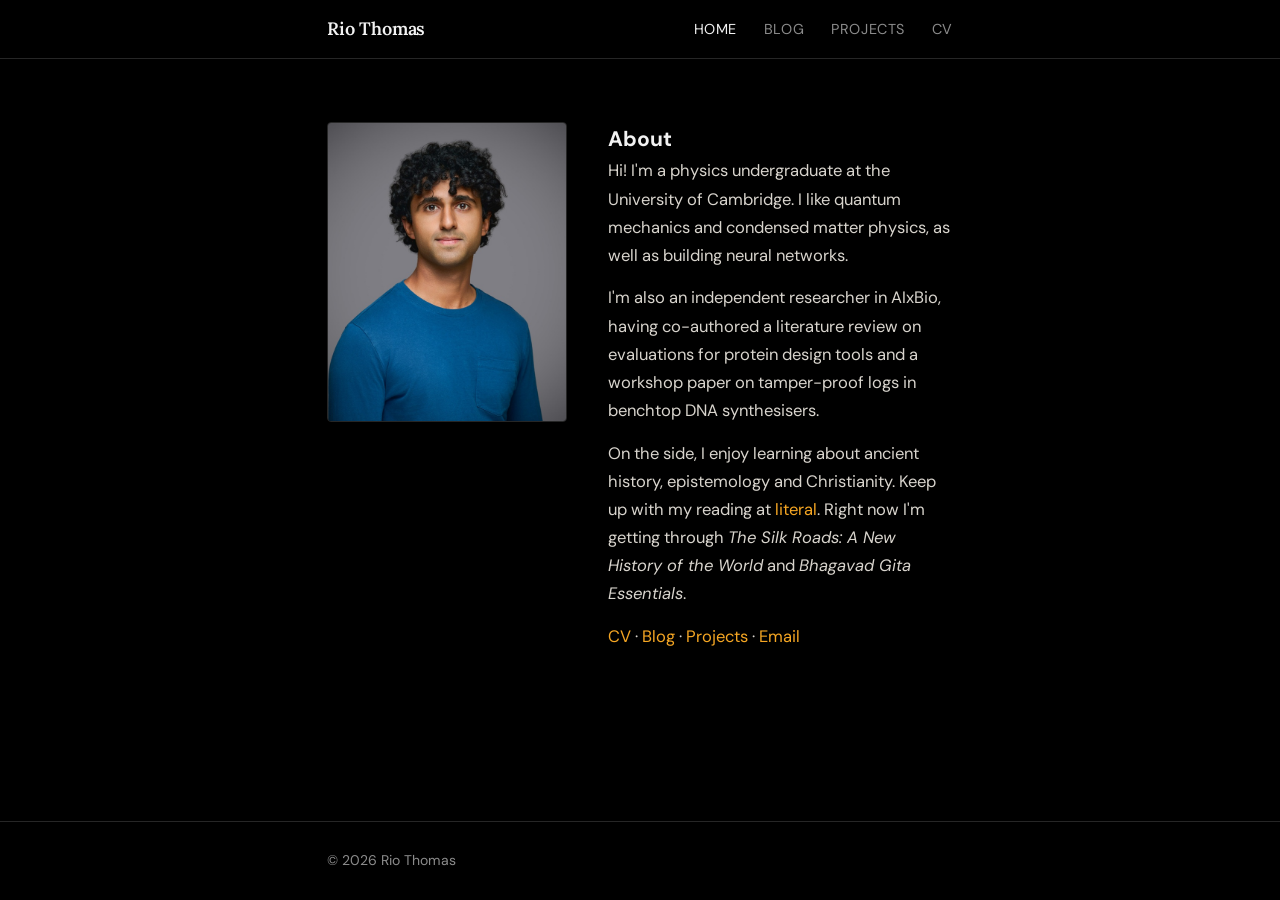
<file: index.html>
<!DOCTYPE html>
<html lang="en">
<head>
  <meta charset="UTF-8" />
  <meta name="viewport" content="width=device-width, initial-scale=1.0" />
  <meta name="color-scheme" content="dark" />
  <meta name="description" content="Rio Thomas — writing about science, software, and daily life." />
  <title>Rio Thomas</title>

  <link rel="preconnect" href="https://fonts.googleapis.com" />
  <link rel="preconnect" href="https://fonts.gstatic.com" crossorigin />
  <link href="https://fonts.googleapis.com/css2?family=Lora:ital,wght@0,400;0,600;1,400&family=DM+Sans:wght@300;400;500&display=swap" rel="stylesheet" />
  <link rel="stylesheet" href="assets/style.css" />
</head>

<body>

  <nav>
    <div class="wrap">
      <a class="site-name" href="index.html">Rio Thomas</a>
      <a class="active" href="index.html">Home</a>
      <a href="blog.html">Blog</a>
      <a href="projects.html">Projects</a>
      <a href="cv.html">CV</a>
    </div>
  </nav>

  <main>
    <div class="wrap">

      <header class="hero">
        <div class="hero-grid">

          <!-- PHOTO — save your headshot as assets/rio.jpg to replace. -->
          <div class="hero-photo">
            <img src="assets/rio.jpg" alt="Rio Thomas" width="220" height="220" />
          </div>

          <!-- ABOUT — this is the bit to make your own. -->
          <div class="hero-about">
            <h3>About</h3>
            <p>
              Hi! I'm a physics undergraduate at the University of Cambridge. I
              like quantum mechanics and condensed matter physics, as well as
              building neural networks.
            </p>
            <p>
              I'm also an independent researcher in AIxBio, having co-authored a
              literature review on evaluations for protein design tools and a
              workshop paper on tamper-proof logs in benchtop DNA synthesisers.
            </p>
            <p>
              On the side, I enjoy learning about ancient history, epistemology
              and Christianity. Keep up with my reading at
              <a href="https://literal.club/library?status=FINISHED">literal</a>.
              Right now I'm getting through <em>The Silk Roads: A New History of
              the World</em> and <em>Bhagavad Gita Essentials</em>.
            </p>
            <p>
              <a href="cv.html">CV</a> ·
              <a href="blog.html">Blog</a> ·
              <a href="projects.html">Projects</a> ·
              <a href="mailto:riothomas234@gmail.com">Email</a>
            </p>
          </div>

        </div>
      </header>

    </div><!-- /.wrap -->
  </main>

  <footer>
    <div class="wrap">
      <span>© 2026 Rio Thomas</span>
     
    </div>
  </footer>

</body>
</html>
</file>
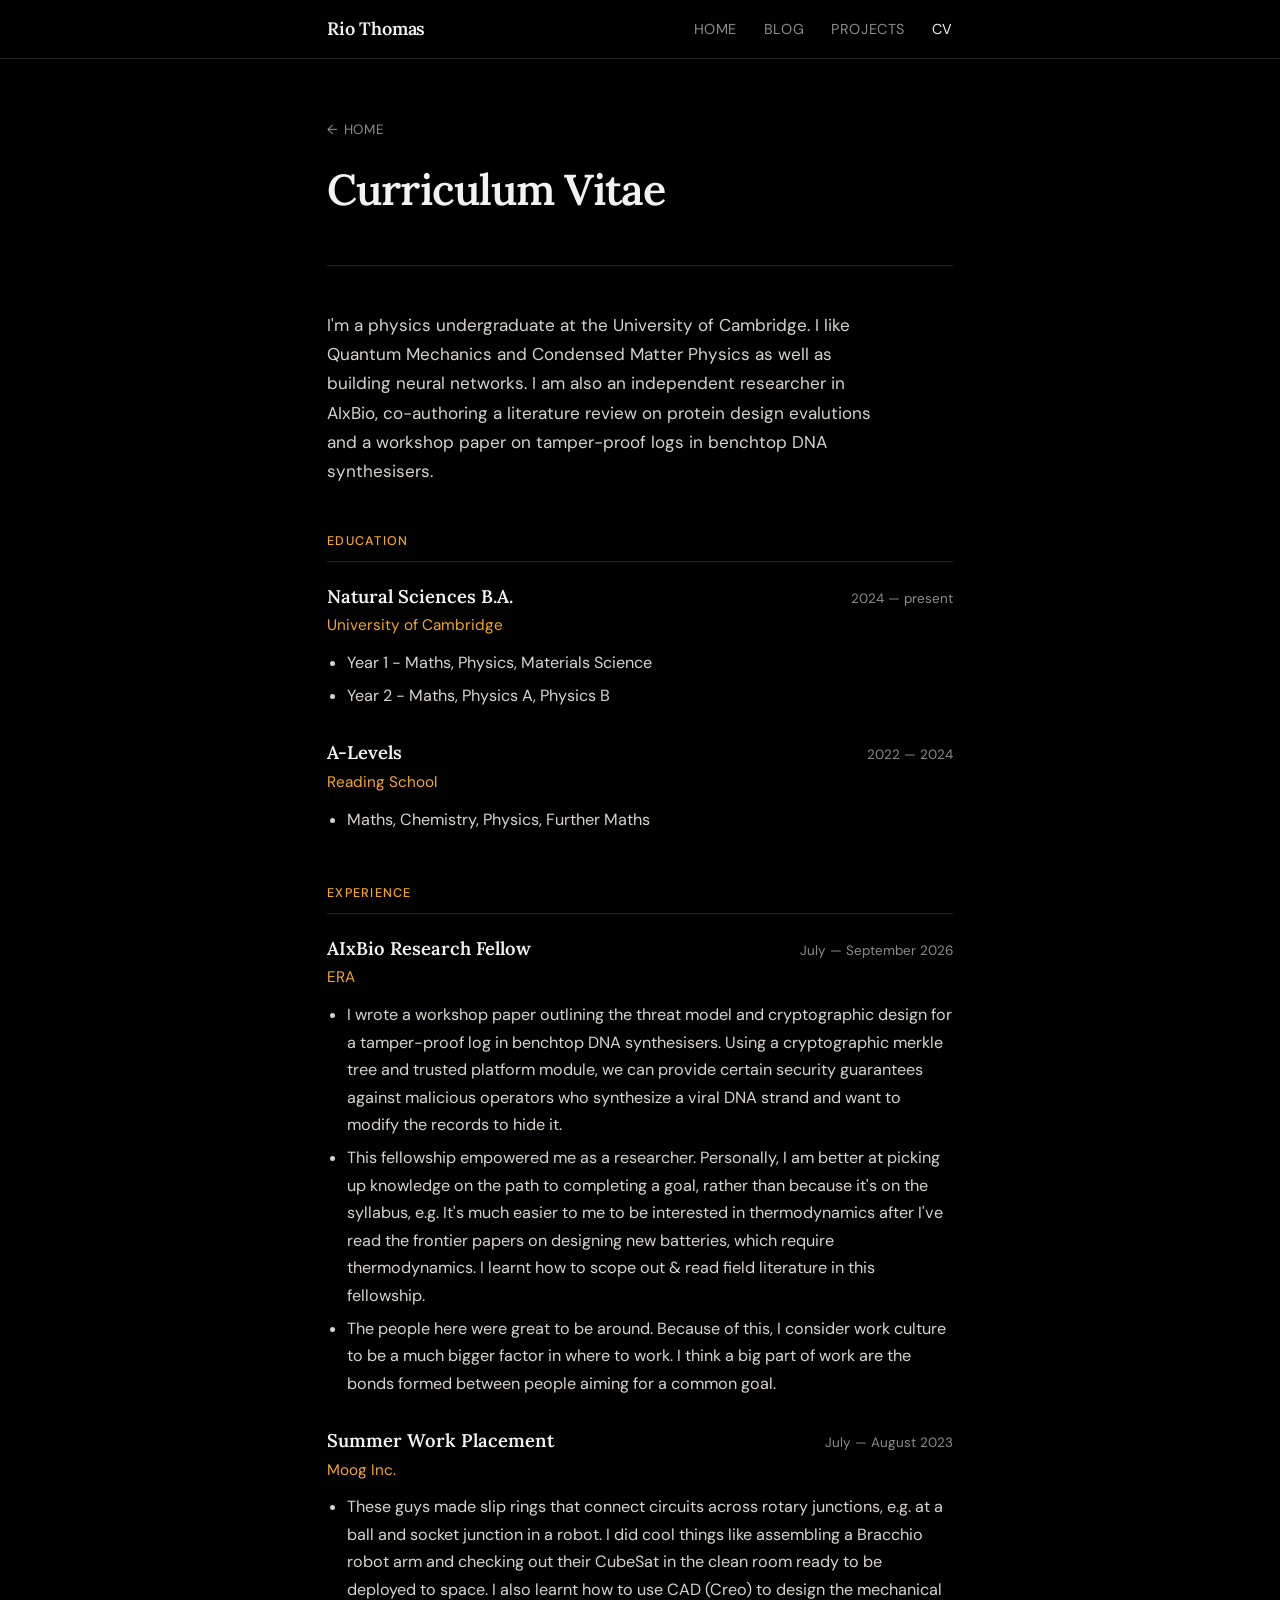
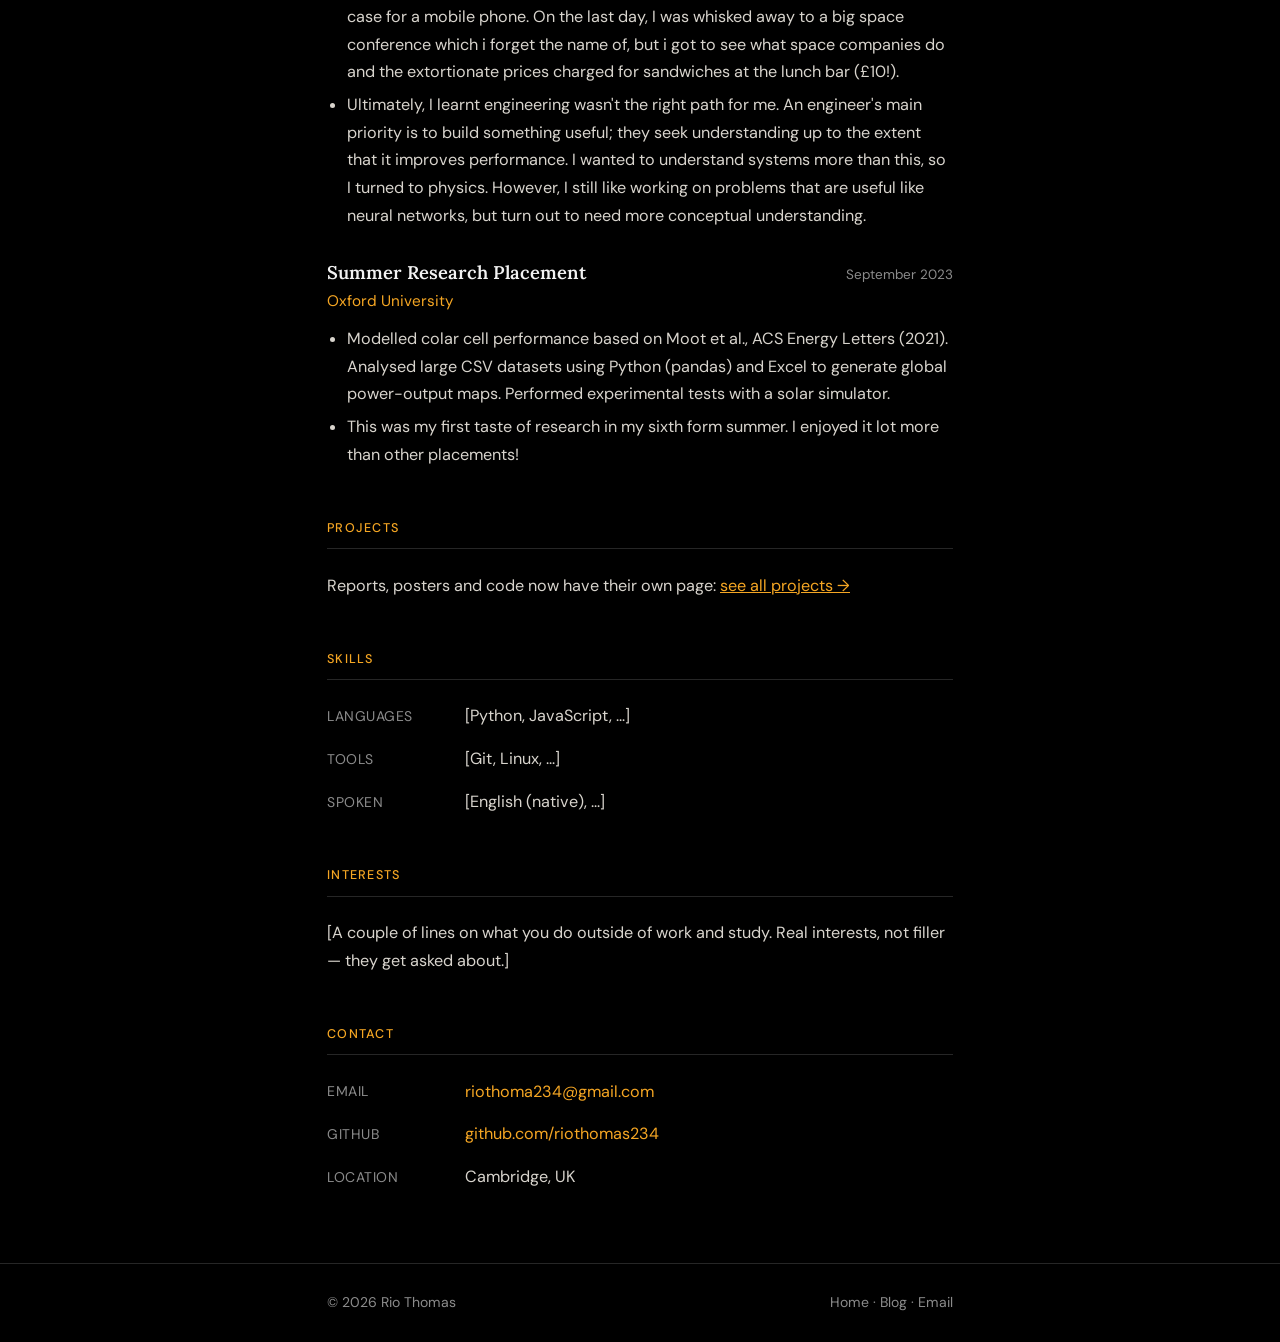
<file: cv.html>
<!DOCTYPE html>
<html lang="en">
<head>
  <meta charset="UTF-8" />
  <meta name="viewport" content="width=device-width, initial-scale=1.0" />
  <meta name="color-scheme" content="dark" />
  <meta name="description" content="Rio Thomas — CV: education, experience, projects and skills." />
  <title>Curriculum — Rio Thomas</title>

  <link rel="preconnect" href="https://fonts.googleapis.com" />
  <link rel="preconnect" href="https://fonts.gstatic.com" crossorigin />
  <link href="https://fonts.googleapis.com/css2?family=Lora:ital,wght@0,400;0,600;1,400&family=DM+Sans:wght@300;400;500&display=swap" rel="stylesheet" />
  <link rel="stylesheet" href="assets/style.css" />
</head>

<body>

  <nav>
    <div class="wrap">
      <a class="site-name" href="index.html">Rio Thomas</a>
      <a href="index.html">Home</a>
      <a href="blog.html">Blog</a>
      <a href="projects.html">Projects</a>
      <a class="active" href="cv.html">CV</a>
    </div>
  </nav>

  <main>
    <div class="wrap">

      <header class="page-header">
        <a class="back-link" href="index.html">← Home</a>
        <h1>Curriculum Vitae</h1>
        
      </header>

      <!-- ══════════════════════════════════════════════════
           EVERYTHING BELOW IS PLACEHOLDER TEXT.
           Replace the [square-bracket] bits with your own.
           Delete any section you don't need; duplicate a
           .cv-entry block to add another role or degree.
           ══════════════════════════════════════════════════ -->
      <div class="cv">

        <p class="cv-intro">
          I'm a physics undergraduate at the University of Cambridge. I like Quantum Mechanics and Condensed Matter Physics as well as building neural networks. I am also an independent researcher in AIxBio, co-authoring a literature review on protein design evalutions and a workshop paper on tamper-proof logs in benchtop DNA synthesisers. 
        </p>

        <!-- ── EDUCATION ──────────────────────────────── -->
        <section class="cv-section">
          <h2>Education</h2>

          <div class="cv-entry">
            <div class="cv-entry-head">
              <h3>Natural Sciences B.A. </h3>
              <span class="cv-date">2024 — present</span>
            </div>
            <p class="cv-org">University of Cambridge</p>
            <ul>
              <li>Year 1 - Maths, Physics, Materials Science</li>
              <li>Year 2 - Maths, Physics A, Physics B</li>
      
            </ul>
          </div>

          <div class="cv-entry">
            <div class="cv-entry-head">
              <h3>A-Levels</h3>
              <span class="cv-date">2022 — 2024</span>
            </div>
            <p class="cv-org">Reading School</p>
            <ul>
              <li>Maths, Chemistry, Physics, Further Maths</li>
            </ul>
          </div>

        </section>

        <!-- ── EXPERIENCE ─────────────────────────────── -->
        <section class="cv-section">
          <h2>Experience</h2>

          <div class="cv-entry">
            <div class="cv-entry-head">
              <h3> AIxBio Research Fellow</h3>
              <span class="cv-date">July — September 2026</span>
            </div>
            <p class="cv-org">ERA</p>
            <ul>
              <li>I wrote a workshop paper outlining the threat model and cryptographic design for a tamper-proof log in benchtop DNA synthesisers. Using a cryptographic merkle tree and trusted platform module, we can provide certain security guarantees against malicious operators who synthesize a viral DNA strand and want to modify the records to hide it. </li>
              <li>This fellowship empowered me as a researcher. Personally, I am better at picking up knowledge on the path to completing a goal, rather than because it's on the syllabus, e.g. It's much easier to me to be interested in thermodynamics after I've read the frontier papers on designing new batteries, which require<it> thermodynamics</it>. I learnt how to scope out & read field literature in this fellowship.</li>
              <li>The people here were great to be around. Because of this, I consider work culture to be a much bigger factor in where to work. I think a big part of work are the bonds formed between people aiming for a common goal.</li>
            </ul>
          </div>

          <div class="cv-entry">
            <div class="cv-entry-head">
              <h3>Summer Work Placement</h3>
              <span class="cv-date">July — August 2023</span>
            </div>
            <p class="cv-org">Moog Inc.</p>
            <ul>
              <li>These guys made slip rings that connect circuits across rotary junctions, e.g. at a ball and socket junction in a robot. I did cool things like assembling a Bracchio robot arm and checking out their CubeSat in the clean room ready to be deployed to space. I also learnt how to use CAD (Creo) to design the mechanical case for a mobile phone. On the last day, I was whisked away to a big space conference which i forget the name of, but i got to see what space companies do and the extortionate prices charged for sandwiches at the lunch bar (£10!). </li>
              <li>Ultimately, I learnt engineering wasn't the right path for me. An engineer's main priority is to build something useful; they seek understanding up to the extent that it improves performance. I wanted to understand systems more than this, so I turned to physics. However, I still like working on problems that are useful like neural networks, but turn out to need more conceptual understanding. </li>
            </ul>
          </div>

          <div class="cv-entry">
            <div class="cv-entry-head">
              <h3>Summer Research Placement</h3>
              <span class="cv-date">September 2023</span>
            </div>
            <p class="cv-org">Oxford University</p>
            <ul>
              <li>Modelled colar cell performance based on Moot et al., ACS Energy Letters (2021).  Analysed large CSV datasets using Python (pandas) and Excel to generate
global power-output maps. Performed experimental tests with a solar simulator. </li>
              <li>This was my first taste of research in my sixth form summer. I enjoyed it lot more than other placements!</li>
            </ul>
          </div>

        </section>

        <!-- ── PROJECTS ───────────────────────────────── -->
        <section class="cv-section">
          <h2>Projects</h2>
          <div class="cv-entry">
            <p>
              Reports, posters and code now have their own page:
              <a href="projects.html">see all projects →</a>
            </p>
          </div>
        </section>

        <!-- ── SKILLS ─────────────────────────────────── -->
        <section class="cv-section">
          <h2>Skills</h2>
          <dl class="cv-rows">
            <div class="cv-row">
              <dt>Languages</dt>
              <dd>[Python, JavaScript, …]</dd>
            </div>
            <div class="cv-row">
              <dt>Tools</dt>
              <dd>[Git, Linux, …]</dd>
            </div>
            <div class="cv-row">
              <dt>Spoken</dt>
              <dd>[English (native), …]</dd>
            </div>
          </dl>
        </section>

        <!-- ── INTERESTS ──────────────────────────────── -->
        <section class="cv-section">
          <h2>Interests</h2>
          <div class="cv-entry">
            <p>[A couple of lines on what you do outside of work and study.
              Real interests, not filler — they get asked about.]</p>
          </div>
        </section>

        <!-- ── CONTACT ────────────────────────────────── -->
        <section class="cv-section">
          <h2>Contact</h2>
          <dl class="cv-rows">
            <div class="cv-row">
              <dt>Email</dt>
              <dd><a href="mailto:riothomas234@gmail.com">riothoma234@gmail.com</a></dd>
            </div>
            <div class="cv-row">
              <dt>GitHub</dt>
              <dd><a href="https://github.com/riothomas234">github.com/riothomas234</a></dd>
            </div>
            <div class="cv-row">
              <dt>Location</dt>
              <dd>Cambridge, UK</dd>
            </div>
          </dl>
        </section>

      </div><!-- /.cv -->

    </div><!-- /.wrap -->
  </main>

  <footer>
    <div class="wrap">
      <span>© 2026 Rio Thomas</span>
      <span>
        <a href="index.html">Home</a> ·
        <a href="blog.html">Blog</a> ·
        <a href="mailto:riothomas234@gmail.com">Email</a>
      </span>
    </div>
  </footer>

</body>
</html>
</file>
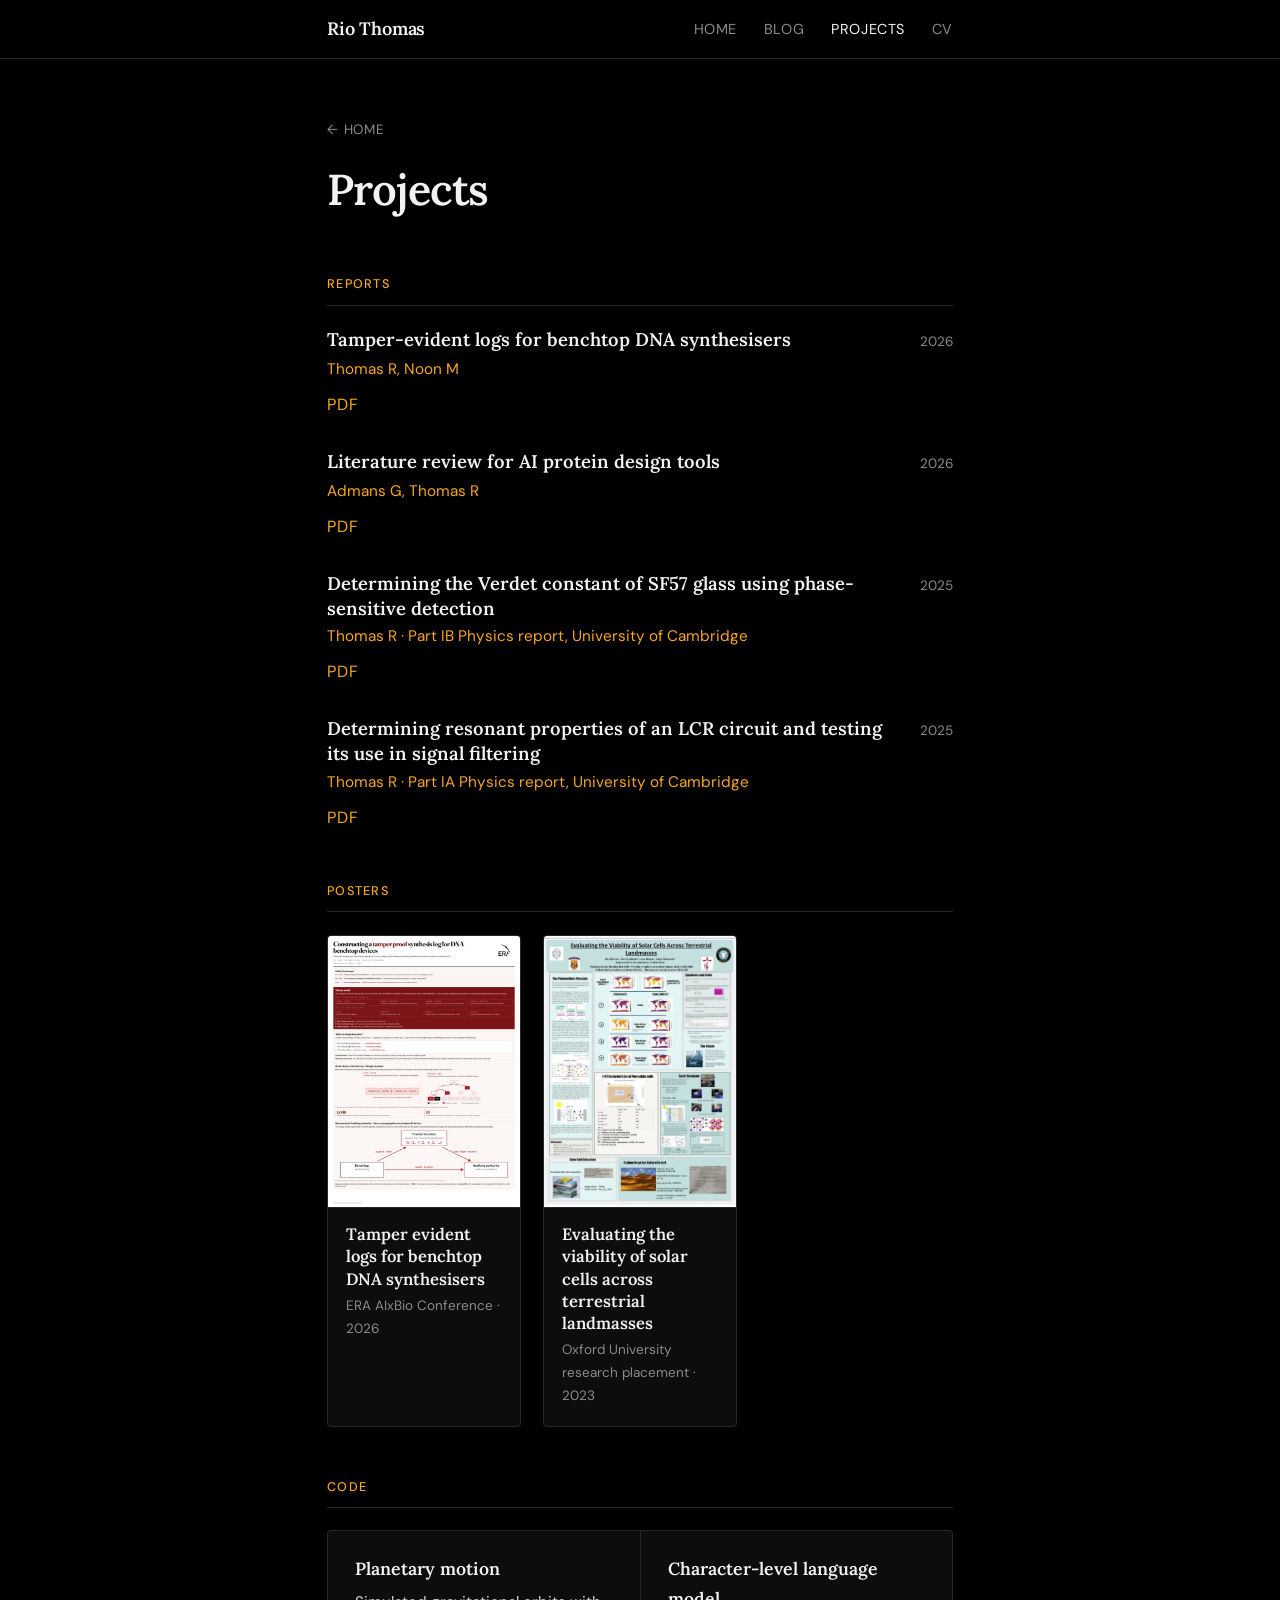
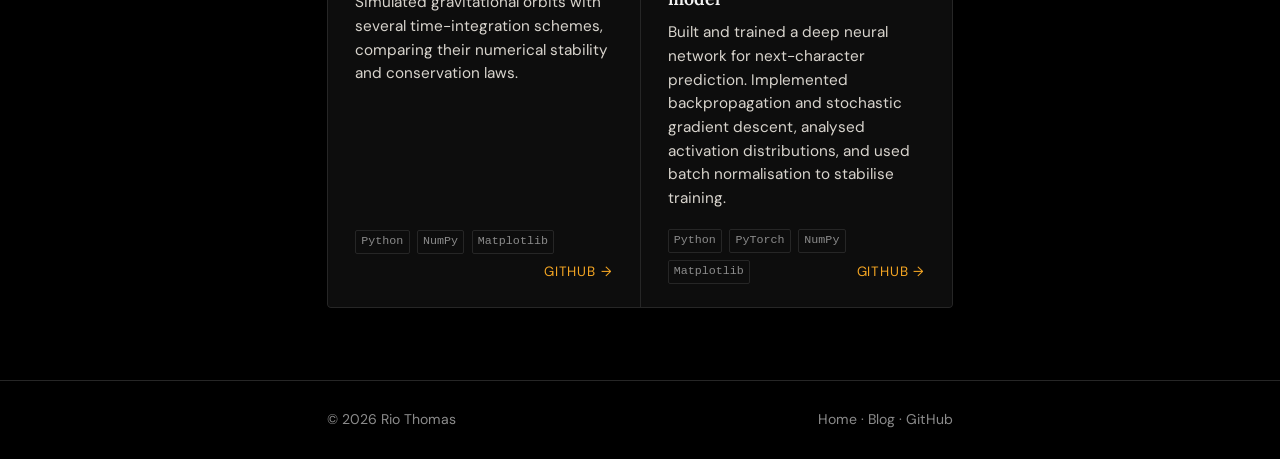
<file: projects.html>
<!DOCTYPE html>
<html lang="en">
<head>
  <meta charset="UTF-8" />
  <meta name="viewport" content="width=device-width, initial-scale=1.0" />
  <meta name="color-scheme" content="dark" />
  <meta name="description" content="Rio Thomas — reports, posters and code." />
  <title>Projects — Rio Thomas</title>

  <link rel="preconnect" href="https://fonts.googleapis.com" />
  <link rel="preconnect" href="https://fonts.gstatic.com" crossorigin />
  <link href="https://fonts.googleapis.com/css2?family=Lora:ital,wght@0,400;0,600;1,400&family=DM+Sans:wght@300;400;500&display=swap" rel="stylesheet" />
  <link rel="stylesheet" href="assets/style.css" />
</head>

<body>

  <nav>
    <div class="wrap">
      <a class="site-name" href="index.html">Rio Thomas</a>
      <a href="index.html">Home</a>
      <a href="blog.html">Blog</a>
      <a class="active" href="projects.html">Projects</a>
      <a href="cv.html">CV</a>
    </div>
  </nav>

  <main>
    <div class="wrap">

      <header class="page-header no-rule">
        <a class="back-link" href="index.html">← Home</a>
        <h1>Projects</h1>
      
        
      </header>

      <!-- ══ HOW TO ADD A PROJECT ═══════════════════════════
           Put files in assets/projects/ (PDFs, poster images).
           Then copy a block in the right section below and
           change the [square-bracket] bits. Newest at the top.
           Remove any link you don't have (e.g. no "Code" link
           on a report without a repo).
           ═══════════════════════════════════════════════════ -->
      <div class="cv projects">

        <!-- ── REPORTS & PAPERS ───────────────────────── -->
        <section class="cv-section" id="reports">
          <h2>Reports </h2>

          <div class="cv-entry">
            <div class="cv-entry-head">
              <h3>Tamper-evident logs for benchtop DNA synthesisers</h3>
              <span class="cv-date">2026</span>
            </div>
            <p class="cv-org">Thomas R, Noon M</p>
            <p class="project-links">
              <a href="assets/synthesislogsfinal.pdf" target="_blank" rel="noopener">PDF</a>
            </p>
          </div>

          <div class="cv-entry">
            <div class="cv-entry-head">
              <h3>Literature review for AI protein design tools</h3>
              <span class="cv-date">2026</span>
            </div>
            <p class="cv-org">Admans G, Thomas R</p>
            <p class="project-links">
              <a href="assets/Evaluating%20evaluations.pdf" target="_blank" rel="noopener">PDF</a>
            </p>
          </div>

          <div class="cv-entry">
            <div class="cv-entry-head">
              <h3>Determining the Verdet constant of SF57 glass using phase-sensitive detection</h3>
              <span class="cv-date">2025</span>
            </div>
            <p class="cv-org">Thomas R · Part IB Physics report, University of Cambridge</p>
            <p class="project-links">
              <a href="assets/ReportIBfinalpdf.pdf" target="_blank" rel="noopener">PDF</a>
            </p>
          </div>

          <div class="cv-entry">
            <div class="cv-entry-head">
              <h3>Determining resonant properties of an LCR circuit and testing its use in signal filtering</h3>
              <span class="cv-date">2025</span>
            </div>
            <p class="cv-org">Thomas R · Part IA Physics report, University of Cambridge</p>
            <p class="project-links">
              <a href="assets/lent%20report.pdf" target="_blank" rel="noopener">PDF</a>
            </p>
          </div>

        </section>

        <!-- ── POSTERS ────────────────────────────────── -->
        <!-- For the thumbnail, export the poster as a JPG/PNG into
             assets/projects/ and swap the placeholder div for:
             <img src="assets/projects/your-poster.jpg" alt="[Poster title]" /> -->
        <section class="cv-section" id="posters">
          <h2>Posters</h2>

          <div class="poster-grid">

            <a class="poster" href="assets/Tamper-evident synthesis logs — A0 poster.pdf">
              <div class="poster-thumb">
                <img src="assets/poster-synthesis-logs-thumb.jpg" alt="Tamper evident logs for benchtop DNA synthesisers" />
              </div>

              <div class="poster-info">
                <h3>Tamper evident logs for benchtop DNA synthesisers</h3>
                <p> ERA AIxBio Conference · 2026</p>
              </div>
            </a>

            <a class="poster" href="assets/oxford%20research.pdf" target="_blank" rel="noopener">
              <div class="poster-thumb">
                <img src="assets/poster-oxford-solar-thumb.jpg" alt="Evaluating the viability of solar cells across terrestrial landmasses" />
              </div>

              <div class="poster-info">
                <h3>Evaluating the viability of solar cells across terrestrial landmasses</h3>
                <p>Oxford University research placement · 2023</p>
              </div>
            </a>

          </div>
        </section>

        <!-- ── CODE ───────────────────────────────────── -->
        <section class="cv-section" id="code">
          <h2>Code</h2>

          <div class="code-grid">

            <div class="code-card">
              <h3><a href="https://github.com/riothomas234/Physical-Modelling/blob/main/planetary_motion/planetary_motion.ipynb" target="_blank" rel="noopener">Planetary motion</a></h3>
              <p>Simulated gravitational orbits with several time-integration schemes, comparing their numerical stability and conservation laws.</p>
              <div class="code-meta">
                <span class="code-tag">Python</span>
                <span class="code-tag">NumPy</span>
                <span class="code-tag">Matplotlib</span>
                <a class="code-link" href="https://github.com/riothomas234/Physical-Modelling/blob/main/planetary_motion/planetary_motion.ipynb" target="_blank" rel="noopener">GitHub →</a>
              </div>
            </div>

            <div class="code-card">
              <h3><a href="https://github.com/riothomas234/Machine-learning/blob/main/makemore3.ipynb" target="_blank" rel="noopener">Character-level language model</a></h3>
              <p>Built and trained a deep neural network for next-character prediction. Implemented backpropagation and stochastic gradient descent, analysed activation distributions, and used batch normalisation to stabilise training.</p>
              <div class="code-meta">
                <span class="code-tag">Python</span>
                <span class="code-tag">PyTorch</span>
                <span class="code-tag">NumPy</span>
                <span class="code-tag">Matplotlib</span>
                <a class="code-link" href="https://github.com/riothomas234/Machine-learning/blob/main/makemore3.ipynb" target="_blank" rel="noopener">GitHub →</a>
              </div>
            </div>

          </div>
        </section>

      </div><!-- /.projects -->

    </div><!-- /.wrap -->
  </main>

  <footer>
    <div class="wrap">
      <span>© 2026 Rio Thomas</span>
      <span>
        <a href="index.html">Home</a> ·
        <a href="blog.html">Blog</a> ·
        <a href="https://github.com/riothomas234">GitHub</a>
      </span>
    </div>
  </footer>

</body>
</html>
</file>
<file: assets/style.css>
/* ══════════════════════════════════════════════════════════
   Rio Thomas — shared stylesheet
   Every page links this file. Change a colour here and it
   changes everywhere.
   ══════════════════════════════════════════════════════════ */

/* ── TOKENS ─────────────────────────────────────────────── */
:root {
  --bg:        #000000;   /* page background — true black    */
  --surface:   #0d0d0d;   /* cards, raised blocks            */
  --surface-2: #151515;   /* hover state for cards           */
  --ink:       #f2f2f2;   /* main text                       */
  --ink-soft:  #d8d4cd;   /* long-form body text             */
  --muted:     #8b8b8b;   /* dates, captions, labels         */
  --accent:    #f5a623;   /* amber — links & highlights      */
  --accent-dim:#c97f12;   /* amber, pressed / underlines     */
  --border:    #262626;   /* hairlines                       */

  --serif: 'Lora', Georgia, serif;
  --sans:  'DM Sans', system-ui, -apple-system, sans-serif;
  --mono:  ui-monospace, 'SF Mono', Menlo, monospace;

  --max:    680px;
  --radius: 4px;
}

/* ── RESET ──────────────────────────────────────────────── */
*, *::before, *::after { box-sizing: border-box; margin: 0; padding: 0; }

html {
  font-size: 18px;
  scroll-behavior: smooth;
  background: var(--bg);
  -webkit-text-size-adjust: 100%;
}

body {
  background: var(--bg);
  color: var(--ink);
  font-family: var(--sans);
  font-weight: 400;
  line-height: 1.7;
  min-height: 100vh;
  display: flex;
  flex-direction: column;
  -webkit-font-smoothing: antialiased;
  text-rendering: optimizeLegibility;
}

::selection { background: var(--accent); color: #000; }

a { color: var(--accent); }

:focus-visible {
  outline: 2px solid var(--accent);
  outline-offset: 3px;
  border-radius: 2px;
}

/* ── LAYOUT ─────────────────────────────────────────────── */
main { flex: 1 0 auto; }

/* The home page runs wider so the photo and the about text can sit
   side by side without squeezing the text into a narrow column.
   Everything inside (nav, cards, footer) follows automatically. */
body.home { --max: 820px; }

.wrap {
  max-width: var(--max);
  margin: 0 auto;
  padding: 0 1.5rem;
}

/* ── NAV ────────────────────────────────────────────────── */
nav {
  position: sticky;
  top: 0;
  z-index: 10;
  background: rgba(0, 0, 0, 0.85);
  backdrop-filter: saturate(150%) blur(8px);
  border-bottom: 1px solid var(--border);
  padding: 0.75rem 0;
}
nav .wrap {
  display: flex;
  align-items: center;
  gap: 1.5rem;
}
nav .site-name {
  font-family: var(--serif);
  font-weight: 600;
  font-size: 1rem;
  color: var(--ink);
  text-decoration: none;
  margin-right: auto;
  white-space: nowrap;
  letter-spacing: -0.01em;
}
nav .site-name:hover { color: var(--accent); }
nav a:not(.site-name) {
  font-size: 0.8rem;
  font-weight: 400;
  color: var(--muted);
  text-decoration: none;
  letter-spacing: 0.04em;
  text-transform: uppercase;
  transition: color 0.15s;
}
nav a:not(.site-name):hover { color: var(--accent); }
nav a.active { color: var(--ink); }

/* ── HERO (home page: photo + about, side by side) ──────── */
.hero {
  padding: 3.5rem 0 3rem;
  border-bottom: 1px solid var(--border);
}
/* when the hero is the last thing on the page, the footer's
   line is enough — skip this one to avoid a double rule */
.hero:last-child { border-bottom: 0; }
.hero-grid {
  display: grid;
  grid-template-columns: 240px 1fr;
  gap: 2.25rem;
  align-items: start;
}

/* Photo. The aspect-ratio + min-height keep the layout stable
   even before the image file loads. */
.hero-photo {
  position: relative;
  aspect-ratio: 4 / 5;
  background: var(--surface);
  border: 1px solid var(--border);
  border-radius: var(--radius);
  overflow: hidden;
}
.hero-photo img {
  display: block;
  width: 100%;
  height: 100%;
  object-fit: cover;
  object-position: center 20%;   /* bias toward the face, not the chest */
}

.hero-about h1 {
  font-family: var(--serif);
  font-size: clamp(1.6rem, 3.8vw, 2.1rem);
  font-weight: 600;
  line-height: 1.2;
  letter-spacing: -0.02em;
  margin-bottom: 0.9rem;
}
.hero-about h1 span { color: var(--accent); }
.hero-about p {
  color: var(--ink-soft);
  font-size: 0.92rem;
}
.hero-about p + p { margin-top: 0.8rem; }
.hero-about p strong { color: var(--ink-soft); font-weight: 500; }
.hero-about a { color: var(--accent); text-decoration: none; }
.hero-about a:hover { text-decoration: underline; }

/* ── PAGE HEADER (sub pages) ────────────────────────────── */
.page-header {
  padding: 3rem 0 2rem;
  border-bottom: 1px solid var(--border);
}
.back-link {
  display: inline-block;
  font-size: 0.75rem;
  letter-spacing: 0.06em;
  text-transform: uppercase;
  color: var(--muted);
  text-decoration: none;
  margin-bottom: 1.25rem;
  transition: color 0.15s;
}
.back-link:hover { color: var(--accent); }
.page-header h1 {
  font-family: var(--serif);
  font-size: clamp(1.8rem, 4.5vw, 2.4rem);
  font-weight: 600;
  line-height: 1.2;
  letter-spacing: -0.02em;
  margin-bottom: 0.75rem;
}
.page-header h1 span { color: var(--accent); }
.page-header p {
  color: var(--muted);
  font-size: 0.95rem;
  max-width: 520px;
}

/* ── CARD GRID (home links) ─────────────────────────────── */
.cards {
  padding: 2.5rem 0;
  border-bottom: 1px solid var(--border);
}
.section-label {
  font-size: 0.7rem;
  font-weight: 500;
  letter-spacing: 0.1em;
  text-transform: uppercase;
  color: var(--accent);
  margin-bottom: 1.25rem;
}
.cards-grid {
  display: grid;
  grid-template-columns: repeat(auto-fit, minmax(240px, 1fr));
  gap: 1px;
  background: var(--border);
  border: 1px solid var(--border);
  border-radius: var(--radius);
  overflow: hidden;
}
.card {
  background: var(--surface);
  padding: 1.25rem 1.5rem;
  transition: background 0.15s;
}
.card:hover { background: var(--surface-2); }
.card a {
  font-family: var(--serif);
  font-weight: 600;
  font-size: 0.95rem;
  color: var(--accent);
  text-decoration: none;
}
.card a:hover { text-decoration: underline; }
.card p {
  font-size: 0.8rem;
  color: var(--muted);
  margin-top: 0.35rem;
  line-height: 1.5;
}

/* ── POST LIST ──────────────────────────────────────────── */
.posts-section { padding: 2.5rem 0 4rem; }

.year-group { margin-bottom: 2.5rem; }
.year-group:last-child { margin-bottom: 0; }
.year-heading {
  font-family: var(--serif);
  font-size: 0.85rem;
  font-weight: 400;
  color: var(--muted);
  letter-spacing: 0.05em;
  padding-bottom: 0.5rem;
  border-bottom: 1px solid var(--border);
}

.post-row {
  display: flex;
  align-items: baseline;
  gap: 1rem;
  padding: 0.65rem 0;
  border-bottom: 1px solid var(--border);
  animation: fadeUp 0.4s ease both;
}
.post-row:hover .post-title { color: var(--ink); }

.post-date {
  font-size: 0.75rem;
  color: var(--muted);
  white-space: nowrap;
  min-width: 72px;
  flex-shrink: 0;
}
.post-title {
  font-family: var(--serif);
  font-size: 0.98rem;
  color: var(--accent);
  text-decoration: none;
  transition: color 0.15s;
  line-height: 1.4;
}
.post-tag {
  margin-left: auto;
  flex-shrink: 0;
  font-size: 0.65rem;
  letter-spacing: 0.07em;
  text-transform: uppercase;
  color: var(--muted);
  background: var(--surface);
  border: 1px solid var(--border);
  border-radius: 2px;
  padding: 0.15em 0.45em;
}

/* ── POST PAGE ──────────────────────────────────────────── */
.post-header {
  padding: 3rem 0 2rem;
  border-bottom: 1px solid var(--border);
}
.post-meta {
  display: flex;
  align-items: center;
  flex-wrap: wrap;
  gap: 0.5rem;
  font-size: 0.75rem;
  color: var(--muted);
  margin-bottom: 1.25rem;
}
.post-meta a { color: var(--muted); text-decoration: none; }
.post-meta a:hover { color: var(--accent); }
.post-meta .sep { opacity: 0.5; }
.post-meta .tag {
  text-transform: uppercase;
  letter-spacing: 0.07em;
  font-size: 0.65rem;
  border: 1px solid var(--border);
  border-radius: 2px;
  padding: 0.15em 0.45em;
}
.post-header h1 {
  font-family: var(--serif);
  font-size: clamp(1.8rem, 4.5vw, 2.4rem);
  font-weight: 600;
  line-height: 1.25;
  letter-spacing: -0.02em;
}

.post-body {
  padding: 2.5rem 0;
  color: var(--ink-soft);
  font-size: 1rem;
}
.post-body > * + * { margin-top: 1.25rem; }
.post-body h2 {
  font-family: var(--serif);
  font-size: 1.35rem;
  font-weight: 600;
  color: var(--ink);
  letter-spacing: -0.01em;
  margin-top: 2.5rem;
}
.post-body h3 {
  font-family: var(--serif);
  font-size: 1.1rem;
  font-weight: 600;
  color: var(--ink);
  margin-top: 2rem;
}
.post-body a {
  color: var(--accent);
  text-decoration: underline;
  text-decoration-color: var(--accent-dim);
  text-underline-offset: 3px;
}
.post-body a:hover { text-decoration-color: var(--accent); }
.post-body ul, .post-body ol { padding-left: 1.25rem; }
.post-body li + li { margin-top: 0.4rem; }
.post-body blockquote {
  border-left: 2px solid var(--accent);
  padding: 0.25rem 0 0.25rem 1.25rem;
  font-family: var(--serif);
  font-style: italic;
  color: var(--ink);
}
.post-body code {
  font-family: var(--mono);
  font-size: 0.85em;
  background: var(--surface);
  border: 1px solid var(--border);
  border-radius: 3px;
  padding: 0.1em 0.35em;
}
.post-body pre {
  background: var(--surface);
  border: 1px solid var(--border);
  border-radius: var(--radius);
  padding: 1rem;
  overflow-x: auto;
}
.post-body pre code { background: none; border: 0; padding: 0; }
.post-body hr { border: 0; border-top: 1px solid var(--border); margin: 2rem 0; }
.post-body img { max-width: 100%; height: auto; border-radius: var(--radius); }
.post-body figure img { display: block; width: 100%; }
/* portrait or small images: centre at a narrower width */
.post-body figure.narrow img { max-width: 220px; margin: 0 auto; }
.post-body figure.narrow figcaption { max-width: 420px; }
/* diagrams and the stacked tablet + sketch pair: centred, smaller */
.post-body figure.diagram img { width: auto; max-width: 100%; max-height: 300px; margin: 0 auto; }
.post-body figure.pair img { width: auto; max-width: 100%; max-height: 220px; margin: 0 auto; }
.post-body figure.pair img + img { margin-top: 0.75rem; }
/* LaTeX blocks (rendered by KaTeX); scroll sideways on narrow screens */
.post-body .math { overflow-x: auto; overflow-y: hidden; color: var(--ink); }
/* stand-in box until a figure's image is added */
.figure-placeholder {
  border: 1px dashed var(--border);
  border-radius: var(--radius);
  padding: 2.5rem 1rem;
  text-align: center;
  font-size: 0.75rem;
  color: var(--muted);
}
.post-body figcaption {
  display: block;
  max-width: 90%;
  margin: 0.5rem auto 0;
  font-family: var(--serif);
  font-style: italic;
  font-size: 0.7rem;
  line-height: 1.5;
  color: var(--muted);
  text-align: center;
}

/* ── STACKED POSTS (blog.html) ──────────────────────────── */
/* scroll-margin keeps the title clear of the sticky nav
   when you jump to a post from the list. */
.post, #all-posts { scroll-margin-top: 4rem; }
.post { border-top: 1px solid var(--border); }
/* the last row of the post list already draws a line,
   so the first post skips its own to avoid a double rule */
#all-posts { padding-bottom: 1rem; }
#all-posts + .post { border-top: 0; }
.post .post-header { border-bottom: 0; padding-bottom: 0; }
.post .post-meta { margin-bottom: 0.75rem; }
.post-title-lg {
  font-family: var(--serif);
  font-size: clamp(1.6rem, 4vw, 2.1rem);
  font-weight: 600;
  line-height: 1.25;
  letter-spacing: -0.02em;
  color: var(--ink);
}
.post .post-body h3 { font-size: 1.25rem; }
.to-top {
  display: inline-block;
  margin-bottom: 3rem;
  font-size: 0.75rem;
  letter-spacing: 0.06em;
  text-transform: uppercase;
  color: var(--muted);
  text-decoration: none;
  transition: color 0.15s;
}
.to-top:hover { color: var(--accent); }

.post-footer {
  display: flex;
  justify-content: space-between;
  gap: 1.5rem;
  flex-wrap: wrap;
  padding: 1.75rem 0 4rem;
  border-top: 1px solid var(--border);
}
.post-footer a {
  font-size: 0.85rem;
  color: var(--muted);
  text-decoration: none;
  max-width: 45%;
  transition: color 0.15s;
}
.post-footer a:hover { color: var(--accent); }
.post-footer .arrow { color: var(--accent); }

/* ── CV ─────────────────────────────────────────────────── */
.cv { padding: 2.5rem 0 4rem; }

.cv-section { margin-bottom: 2.75rem; }
.cv-section:last-child { margin-bottom: 0; }
.cv-section > h2 {
  font-size: 0.7rem;
  font-weight: 500;
  letter-spacing: 0.1em;
  text-transform: uppercase;
  color: var(--accent);
  padding-bottom: 0.5rem;
  border-bottom: 1px solid var(--border);
  margin-bottom: 1.25rem;
}

.cv-entry { margin-bottom: 1.75rem; }
.cv-entry:last-child { margin-bottom: 0; }
.cv-entry-head {
  display: flex;
  align-items: baseline;
  gap: 1rem;
}
.cv-entry-head h3 {
  font-family: var(--serif);
  font-size: 1.02rem;
  font-weight: 600;
  color: var(--ink);
  line-height: 1.35;
}
.cv-date {
  margin-left: auto;
  font-size: 0.75rem;
  color: var(--muted);
  white-space: nowrap;
}
.cv-org {
  font-size: 0.85rem;
  color: var(--accent);
  margin-top: 0.1rem;
}
.cv-entry ul {
  margin-top: 0.6rem;
  padding-left: 1.1rem;
  font-size: 0.9rem;
  color: var(--ink-soft);
}
.cv-entry li + li { margin-top: 0.3rem; }
.cv-entry > p:not(.cv-org) {
  margin-top: 0.5rem;
  font-size: 0.9rem;
  color: var(--ink-soft);
}

/* skills / contact as label + value rows */
.cv-rows { display: grid; gap: 0.85rem; }
.cv-row {
  display: grid;
  grid-template-columns: 120px 1fr;
  gap: 1rem;
  font-size: 0.9rem;
}
.cv-row dt {
  color: var(--muted);
  font-size: 0.78rem;
  letter-spacing: 0.04em;
  text-transform: uppercase;
  padding-top: 0.15rem;
}
.cv-row dd { color: var(--ink-soft); }
.cv-row dd a { text-decoration: none; }
.cv-row dd a:hover { text-decoration: underline; }

.cv-intro {
  font-size: 0.95rem;
  color: var(--ink-soft);
  margin-bottom: 2.5rem;
  max-width: 560px;
}

/* ── PROJECTS ───────────────────────────────────────────── */
/* Reuses the CV section/entry styles; these add the bits
   that are specific to projects.html. */
.projects .cv-section { scroll-margin-top: 4rem; }

/* the first section heading already draws a line, so the
   page header skips its own to avoid a double rule */
.page-header.no-rule { border-bottom: 0; padding-bottom: 0; }

.page-header .jump-links { margin-top: 0.75rem; font-size: 0.8rem; }
.jump-links a { color: var(--muted); text-decoration: none; }
.jump-links a:hover { color: var(--accent); }

.project-links {
  display: flex;
  gap: 1rem;
  font-size: 0.75rem;
  letter-spacing: 0.06em;
  text-transform: uppercase;
}
.project-links a { text-decoration: none; }
.project-links a:hover { text-decoration: underline; }

/* posters: thumbnail cards */
.poster-grid {
  display: grid;
  grid-template-columns: repeat(auto-fill, minmax(190px, 1fr));
  gap: 1.25rem;
}
.poster {
  display: block;
  text-decoration: none;
  background: var(--surface);
  border: 1px solid var(--border);
  border-radius: var(--radius);
  overflow: hidden;
  transition: background 0.15s, border-color 0.15s;
}
.poster:hover { background: var(--surface-2); border-color: var(--accent-dim); }
.poster-thumb {
  aspect-ratio: 1 / 1.414;   /* A-series portrait */
  display: grid;
  place-items: center;
  border-bottom: 1px solid var(--border);
  color: var(--muted);
  font-size: 0.75rem;
}
.poster-thumb img {
  display: block;
  width: 100%;
  height: 100%;
  object-fit: cover;
  object-position: top;
}
.poster-info { padding: 0.85rem 1rem 1rem; }
.poster-info h3 {
  font-family: var(--serif);
  font-size: 0.92rem;
  font-weight: 600;
  color: var(--ink);
  line-height: 1.35;
}
.poster:hover .poster-info h3 { color: var(--accent); }
.poster-info p {
  font-size: 0.75rem;
  color: var(--muted);
  margin-top: 0.25rem;
}

/* code: repo cards */
.code-grid {
  display: grid;
  grid-template-columns: repeat(auto-fit, minmax(240px, 1fr));
  gap: 1px;
  background: var(--border);
  border: 1px solid var(--border);
  border-radius: var(--radius);
  overflow: hidden;
}
.code-card {
  background: var(--surface);
  padding: 1.25rem 1.5rem;
  display: flex;
  flex-direction: column;
  transition: background 0.15s;
}
.code-card:hover { background: var(--surface-2); }
.code-card h3 {
  font-family: var(--serif);
  font-size: 0.98rem;
  font-weight: 600;
}
.code-card h3 a { color: var(--ink); text-decoration: none; }
.code-card h3 a:hover { color: var(--accent); }
.code-card p {
  font-size: 0.85rem;
  color: var(--ink-soft);
  margin-top: 0.4rem;
  line-height: 1.55;
  flex: 1;
}
.code-meta {
  display: flex;
  align-items: center;
  flex-wrap: wrap;
  gap: 0.4rem;
  margin-top: 1rem;
}
.code-tag {
  font-family: var(--mono);
  font-size: 0.65rem;
  color: var(--muted);
  border: 1px solid var(--border);
  border-radius: 2px;
  padding: 0.1em 0.45em;
}
.code-link {
  margin-left: auto;
  font-size: 0.75rem;
  letter-spacing: 0.06em;
  text-transform: uppercase;
  text-decoration: none;
}
.code-link:hover { text-decoration: underline; }

/* ── EMPTY STATE ────────────────────────────────────────── */
.empty {
  border: 1px dashed var(--border);
  border-radius: var(--radius);
  padding: 1.5rem;
  color: var(--muted);
  font-size: 0.88rem;
  text-align: center;
}

/* ── FOOTER ─────────────────────────────────────────────── */
footer {
  border-top: 1px solid var(--border);
  padding: 1.5rem 0;
  font-size: 0.78rem;
  color: var(--muted);
}
footer .wrap {
  display: flex;
  justify-content: space-between;
  align-items: center;
  gap: 1rem;
  flex-wrap: wrap;
}
footer a { color: var(--muted); text-decoration: none; }
footer a:hover { color: var(--accent); }

/* ── ANIMATION ──────────────────────────────────────────── */
@keyframes fadeUp {
  from { opacity: 0; transform: translateY(6px); }
  to   { opacity: 1; transform: translateY(0); }
}
.post-row:nth-child(2)  { animation-delay: 0.02s }
.post-row:nth-child(3)  { animation-delay: 0.04s }
.post-row:nth-child(4)  { animation-delay: 0.06s }
.post-row:nth-child(5)  { animation-delay: 0.08s }
.post-row:nth-child(6)  { animation-delay: 0.10s }
.post-row:nth-child(7)  { animation-delay: 0.12s }
.post-row:nth-child(8)  { animation-delay: 0.14s }
.post-row:nth-child(9)  { animation-delay: 0.16s }
.post-row:nth-child(10) { animation-delay: 0.18s }

@media (prefers-reduced-motion: reduce) {
  * { animation: none !important; transition: none !important; scroll-behavior: auto !important; }
}

/* ── RESPONSIVE ─────────────────────────────────────────── */
@media (max-width: 620px) {
  .hero-grid {
    grid-template-columns: 1fr;
    gap: 1.5rem;
  }
  .hero-photo { width: 150px; }
}

@media (max-width: 500px) {
  html { font-size: 17px; }
  .post-tag { display: none; }
  .post-date { min-width: 56px; font-size: 0.7rem; }
  .cv-row { grid-template-columns: 1fr; gap: 0.15rem; }
  .cv-entry-head { flex-wrap: wrap; }
  .cv-date { margin-left: 0; width: 100%; }
  .post-footer a { max-width: 100%; }
  nav .wrap { gap: 1rem; }
}

/* ── PRINT (so the CV prints cleanly) ───────────────────── */
@media print {
  nav, footer, .back-link { display: none; }
  html, body { background: #fff; color: #000; font-size: 12pt; }
  .cv-org { color: #444; }
  .cv-date, .cv-section > h2, .cv-row dt { color: #666; }
  .cv-entry ul, .cv-row dd, .cv-intro { color: #000; }
  a { color: #000; }
}
</file>
